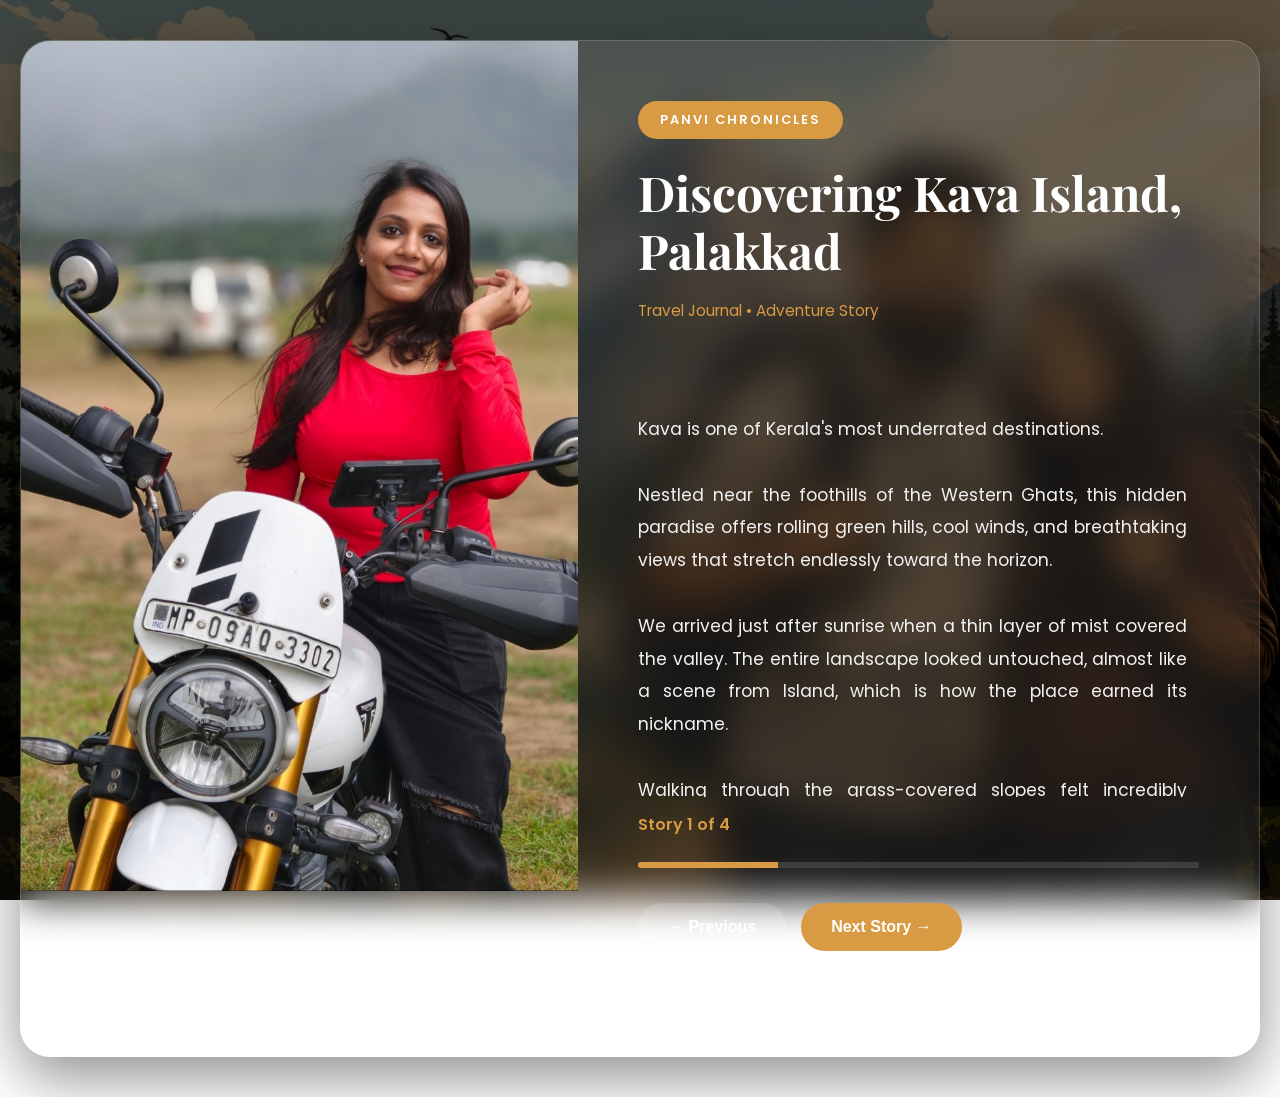
<file: story.html>
<!DOCTYPE html>
<html lang="en">
<head>
<meta charset="UTF-8">
<meta name="viewport" content="width=device-width, initial-scale=1.0">

<title>Panvi Chronicles Stories</title>

<link href="https://fonts.googleapis.com/css2?family=Poppins:wght@300;400;500;600;700&family=Playfair+Display:wght@600;700&display=swap" rel="stylesheet">

<style>

*{
margin:0;
padding:0;
box-sizing:border-box;
}

body{
font-family:'Poppins',sans-serif;
background:
linear-gradient(rgba(0,0,0,.65),rgba(0,0,0,.65)),
url('hero-img.png');
background-size:cover;
background-position:center;
background-attachment:fixed;
min-height:100vh;
padding:40px 20px;
display:flex;
justify-content:center;
align-items:center;
}

/* View Transition */

@view-transition{
navigation:auto;
}

/* Card */

.story-card{
width:100%;
max-width:1300px;
display:grid;
grid-template-columns:45% 55%;
overflow:hidden;
border-radius:30px;
background:rgba(255,255,255,.08);
backdrop-filter:blur(20px);
border:1px solid rgba(255,255,255,.15);
box-shadow:0 20px 60px rgba(0,0,0,.45);
}

/* Left */

.image-wrapper{
height:850px;
overflow:hidden;
}

.image-wrapper img{
width:100%;
height:100%;
object-fit:cover;
object-position:center;
transition:.5s;
}

/* Right */

.story-content{
padding:60px;
display:flex;
flex-direction:column;
justify-content:center;
color:white;
}

.story-tag{
display:inline-block;
background:#D89A43;
padding:10px 22px;
border-radius:50px;
font-size:.8rem;
font-weight:600;
letter-spacing:2px;
margin-bottom:25px;
width:max-content;
}

#storyTitle{
font-family:'Playfair Display',serif;
font-size:3rem;
line-height:1.2;
margin-bottom:20px;
}

.story-meta{
margin-bottom:25px;
color:#d89a43;
font-size:.95rem;
}

.story-text{
font-size:1.08rem;
line-height:1.9;
color:#f1f1f1;
white-space:pre-line;
text-align:justify;
max-height:450px;
overflow-y:auto;
padding-right:12px;
}

.story-text::-webkit-scrollbar{
width:6px;
}

.story-text::-webkit-scrollbar-thumb{
background:#D89A43;
border-radius:20px;
}

/* Progress */

.progress{
height:6px;
background:rgba(255,255,255,.12);
border-radius:30px;
margin-top:25px;
overflow:hidden;
}

.progress-fill{
height:100%;
background:#D89A43;
width:25%;
transition:.4s;
}

/* Counter */

.story-counter{
margin-top:15px;
color:#d89a43;
font-weight:600;
}

/* Buttons */

.story-actions{
display:flex;
gap:15px;
margin-top:35px;
}

.btn{
border:none;
cursor:pointer;
padding:15px 30px;
border-radius:50px;
font-size:1rem;
font-weight:600;
transition:.3s;
}

.btn:hover{
transform:translateY(-4px);
}

.btn-prev{
background:rgba(255,255,255,.15);
color:white;
}

.btn-next{
background:#D89A43;
color:white;
}

.home-btn{
margin-top:20px;
display:inline-block;
color:white;
text-decoration:none;
}

/* Animation */

.fade{
animation:fade .5s ease;
}

@keyframes fade{
from{
opacity:0;
transform:translateY(20px);
}
to{
opacity:1;
transform:translateY(0);
}
}

/* Mobile */

@media(max-width:992px){

.story-card{
grid-template-columns:1fr;
}

.image-wrapper{
height:350px;
}

.story-content{
padding:30px;
}

#storyTitle{
font-size:2rem;
}

.story-text{
max-height:none;
overflow:visible;
}

.story-actions{
flex-direction:column;
}

.btn{
width:100%;
}
}

</style>
</head>

<body>

<div class="story-card fade">

<div class="image-wrapper">
<img id="storyImage" src="">
</div>

<div class="story-content">

<span class="story-tag">
PANVI CHRONICLES
</span>

<h1 id="storyTitle"></h1>

<div class="story-meta">
Travel Journal • Adventure Story
</div>

<div id="storyContent" class="story-text"></div>

<div class="story-counter">
Story <span id="currentNum">1</span> of
<span id="totalNum">4</span>
</div>

<div class="progress">
<div class="progress-fill" id="progressFill"></div>
</div>

<div class="story-actions">

<button class="btn btn-prev" id="prevBtn">
← Previous
</button>

<button class="btn btn-next" id="nextBtn">
Next Story →
</button>

</div>

<a href="index.html" class="home-btn">
← Back To Home
</a>

</div>

</div>

<script>

const stories = [

{
title:"Discovering Kava Island, Palakkad",
image:"kava.jpeg",
content:`

Kava is one of Kerala's most underrated destinations.

Nestled near the foothills of the Western Ghats, this hidden paradise offers rolling green hills, cool winds, and breathtaking views that stretch endlessly toward the horizon.

We arrived just after sunrise when a thin layer of mist covered the valley. The entire landscape looked untouched, almost like a scene from Island, which is how the place earned its nickname.

Walking through the grass-covered slopes felt incredibly peaceful. There were no crowds, no noise, just nature in its purest form.

As the morning sun slowly illuminated the hills, different shades of green appeared across the landscape, creating a mesmerizing view.

Travel Tips:

• Visit during monsoon or immediately after.
• Reach early morning for misty views.
• Carry water and a camera.
• Perfect for drone photography.

Kava is proof that some of the most beautiful places remain hidden from the mainstream tourist trail.

`
},

{
title:"Sunset Trails In Gokarna",
image:"gokarna.png",
content:`

Gokarna combines adventure, spirituality and coastal beauty in a way few destinations can.

Our journey began at Kudle Beach before heading toward the famous coastal trail leading to Om Beach.

The path winds along dramatic cliffs overlooking the Arabian Sea.

At every turn we discovered hidden viewpoints, secluded beaches, and small cafes perched on the hillside.

As evening approached, the sky transformed into orange and pink hues while waves crashed below.

Watching the sunset from the cliff edge became one of the most memorable moments of our trip.

Travel Tips:

• Begin trek before 4 PM.
• Carry water and sunscreen.
• Stay until sunset.
• Visit Om Beach and Half Moon Beach.

The Gokarna trek is easily one of the most beautiful coastal experiences in India.

`
},

{
title:"Exploring Yana Caves",
image:"yana caves.jpeg",
content:`

Deep inside Karnataka's forests stand the legendary Yana Rocks.

These giant black limestone formations rise dramatically from the jungle floor and create an atmosphere unlike anywhere else.

The trek through dense forest is relatively easy and incredibly scenic.

Sunlight filters through the trees while birds and insects create a natural soundtrack.

As we approached the towering formations, their sheer scale left us speechless.

Yana is a perfect destination for trekkers, photographers and nature lovers.

Travel Tips:

• Best visited after monsoon.
• Wear trekking shoes.
• Carry drinking water.
• Reach early to avoid crowds.

The mystical beauty of Yana makes it one of Karnataka's hidden treasures.

`
},

{
title:"Exploring The Mystical Mirjan Fort",
image:"mirijan fort2.jpeg",
content:`

Mirjan Fort is one of Karnataka's most fascinating historical sites.

Built with laterite stone and surrounded by lush greenery, the fort feels frozen in time.

Walking through the massive gateways and secret pathways reveals stories of ancient kingdoms and maritime trade.

Every wall carries traces of centuries of history.

The fort is especially beautiful during monsoon when moss and greenery cover the red stone architecture.

Travel Tips:

• Visit early morning.
• Explore all watchtowers.
• Carry a camera.
• Ideal during monsoon season.

Mirjan Fort perfectly combines history, architecture and natural beauty.

`
}

];

let current = 0;

const title = document.getElementById("storyTitle");
const image = document.getElementById("storyImage");
const content = document.getElementById("storyContent");
const progress = document.getElementById("progressFill");
const currentNum = document.getElementById("currentNum");

document.getElementById("totalNum").innerText = stories.length;

function loadStory(index){

document.querySelector(".story-card").classList.remove("fade");

void document.querySelector(".story-card").offsetWidth;

document.querySelector(".story-card").classList.add("fade");

title.innerText = stories[index].title;
image.src = stories[index].image;
content.innerHTML = stories[index].content;

currentNum.innerText = index + 1;

progress.style.width =
((index+1)/stories.length*100) + "%";
}

loadStory(current);

document.getElementById("nextBtn").onclick=()=>{

current++;

if(current>=stories.length){
current=0;
}

loadStory(current);

}

document.getElementById("prevBtn").onclick=()=>{

current--;

if(current<0){
current=stories.length-1;
}

loadStory(current);

}

</script>

</body>
</html>
</file>
